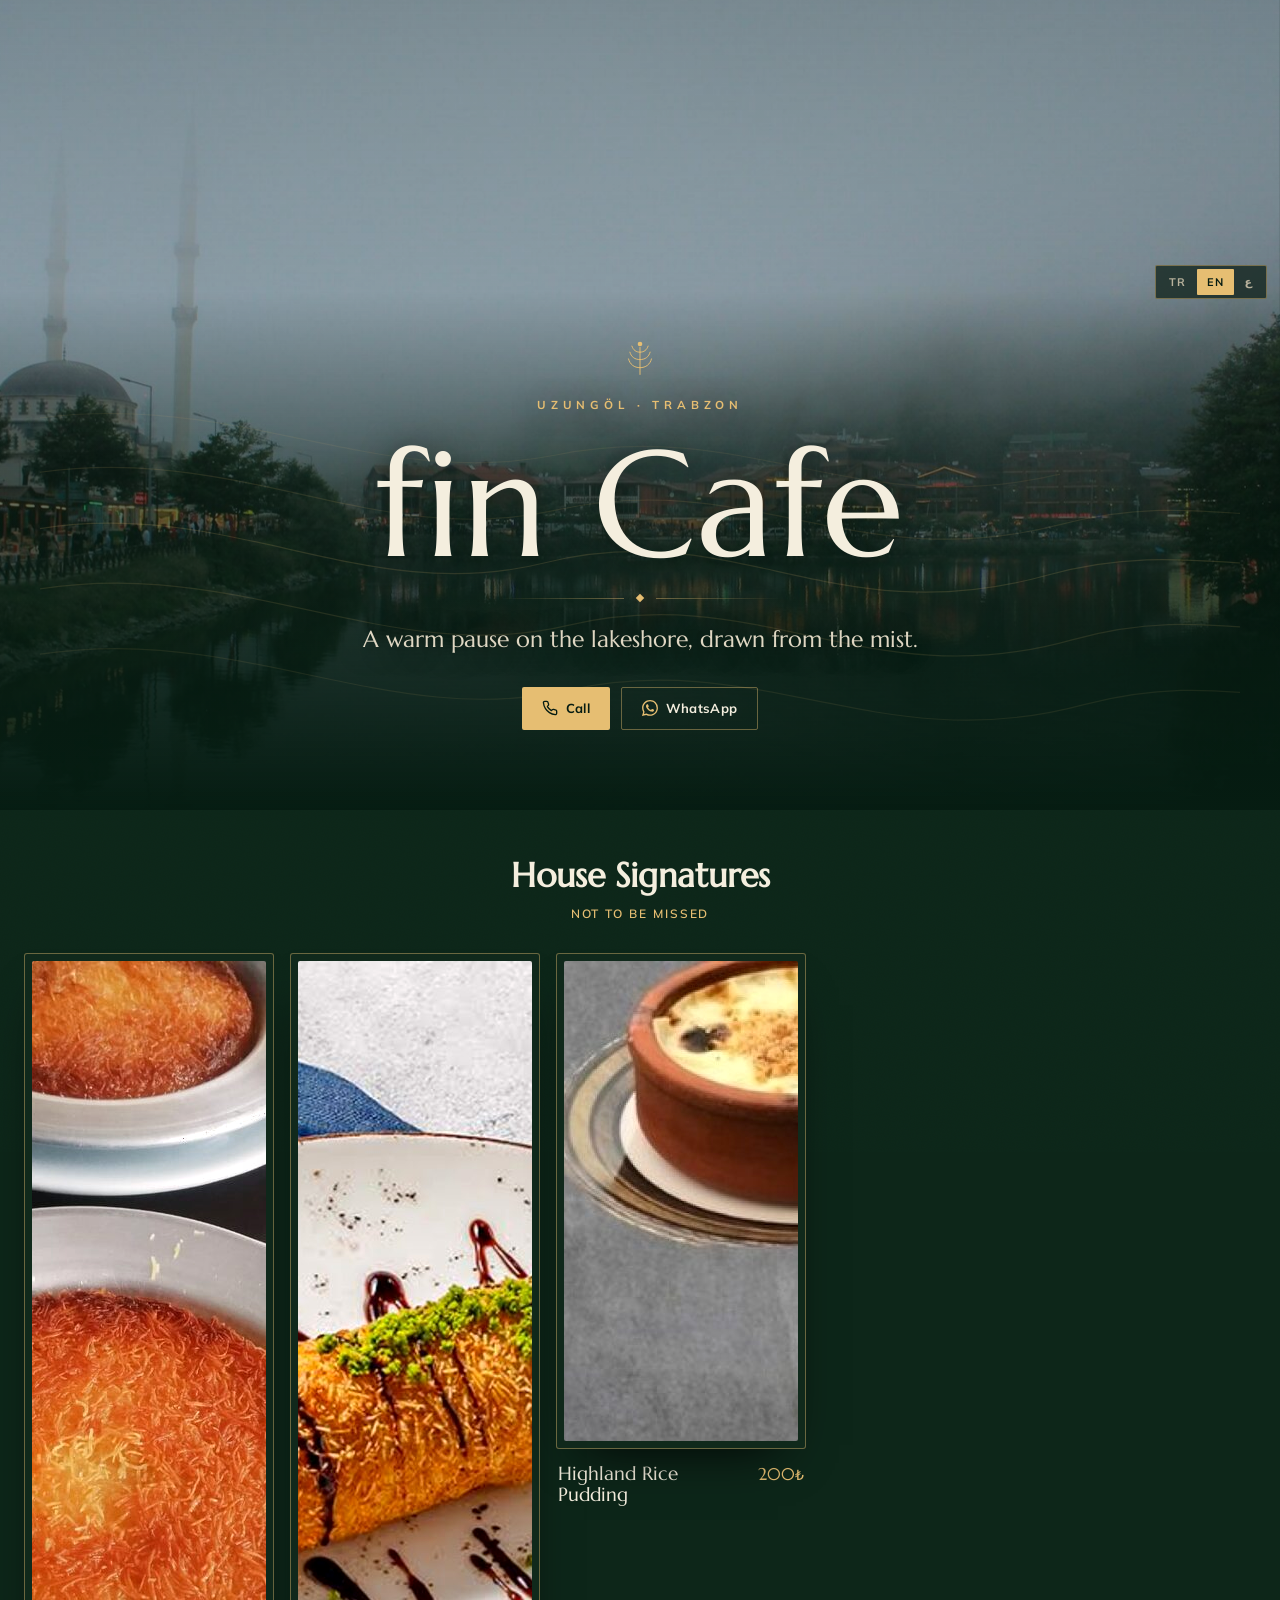
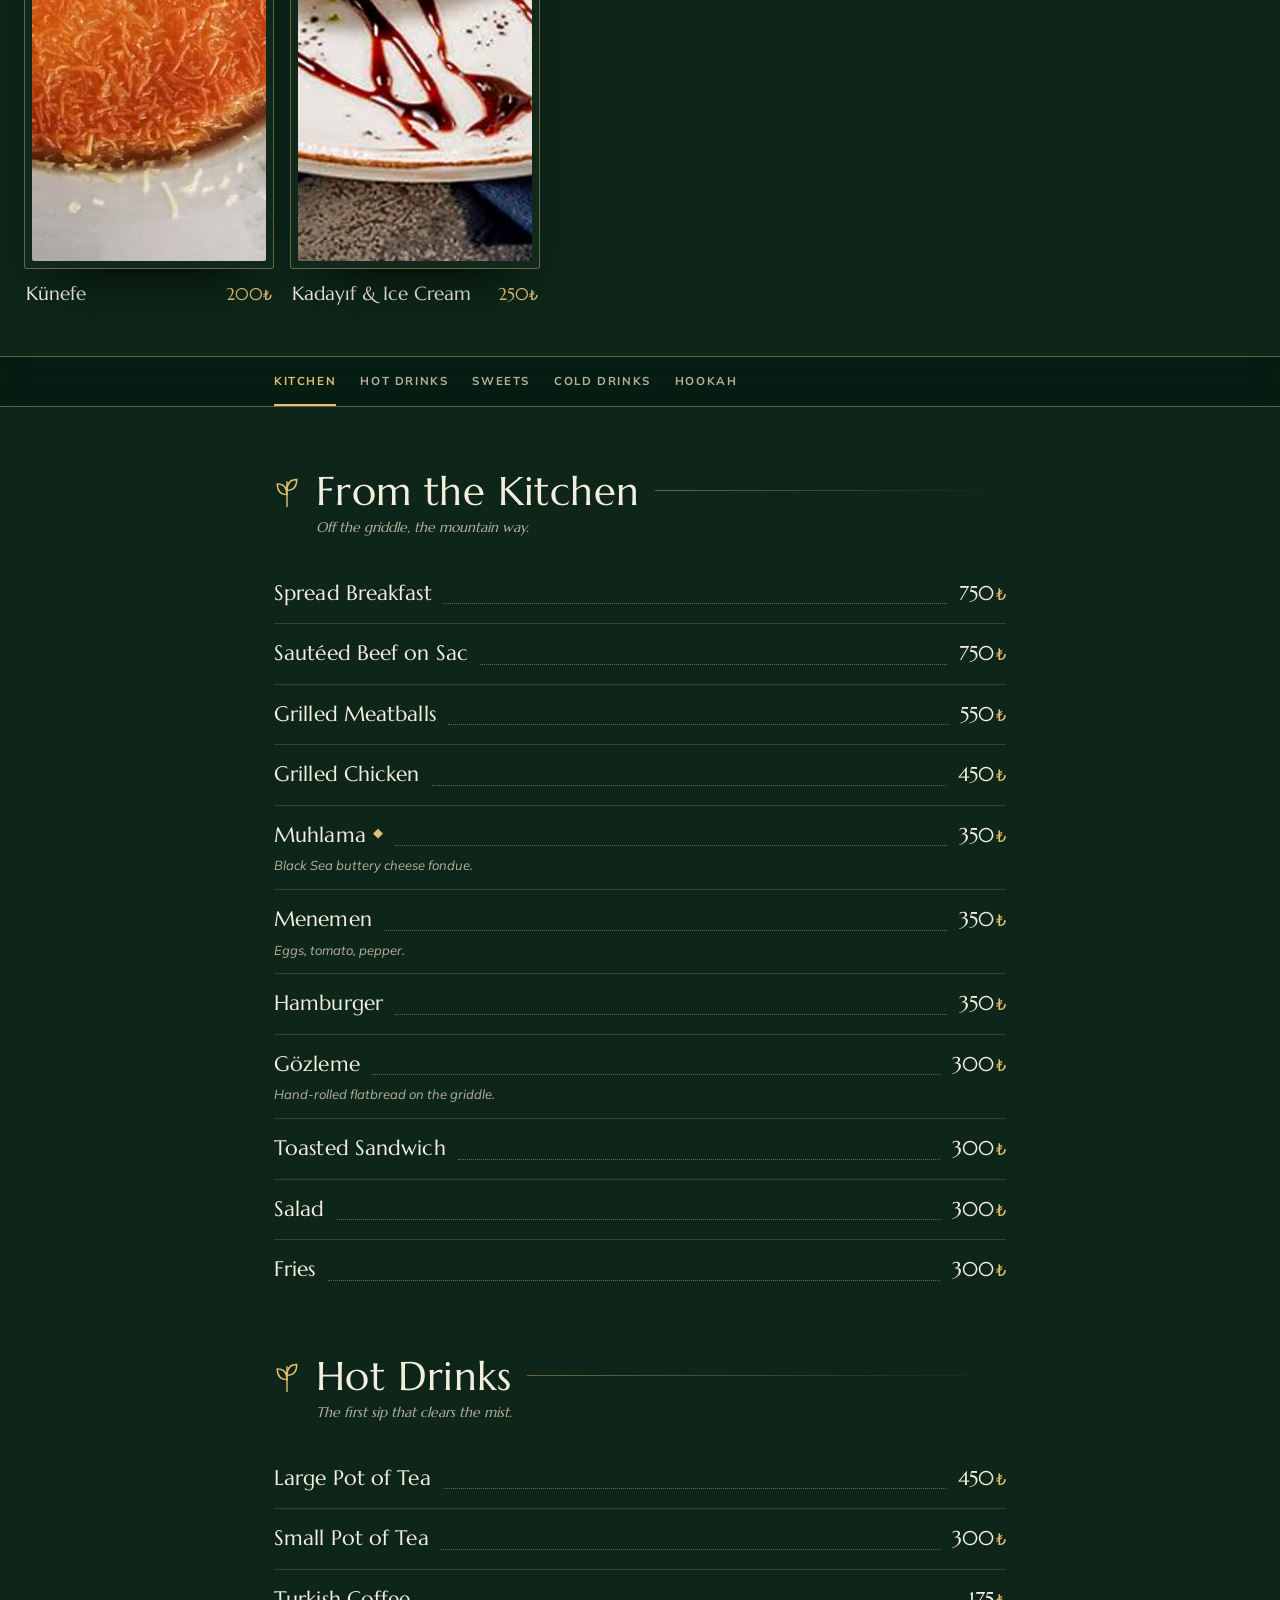
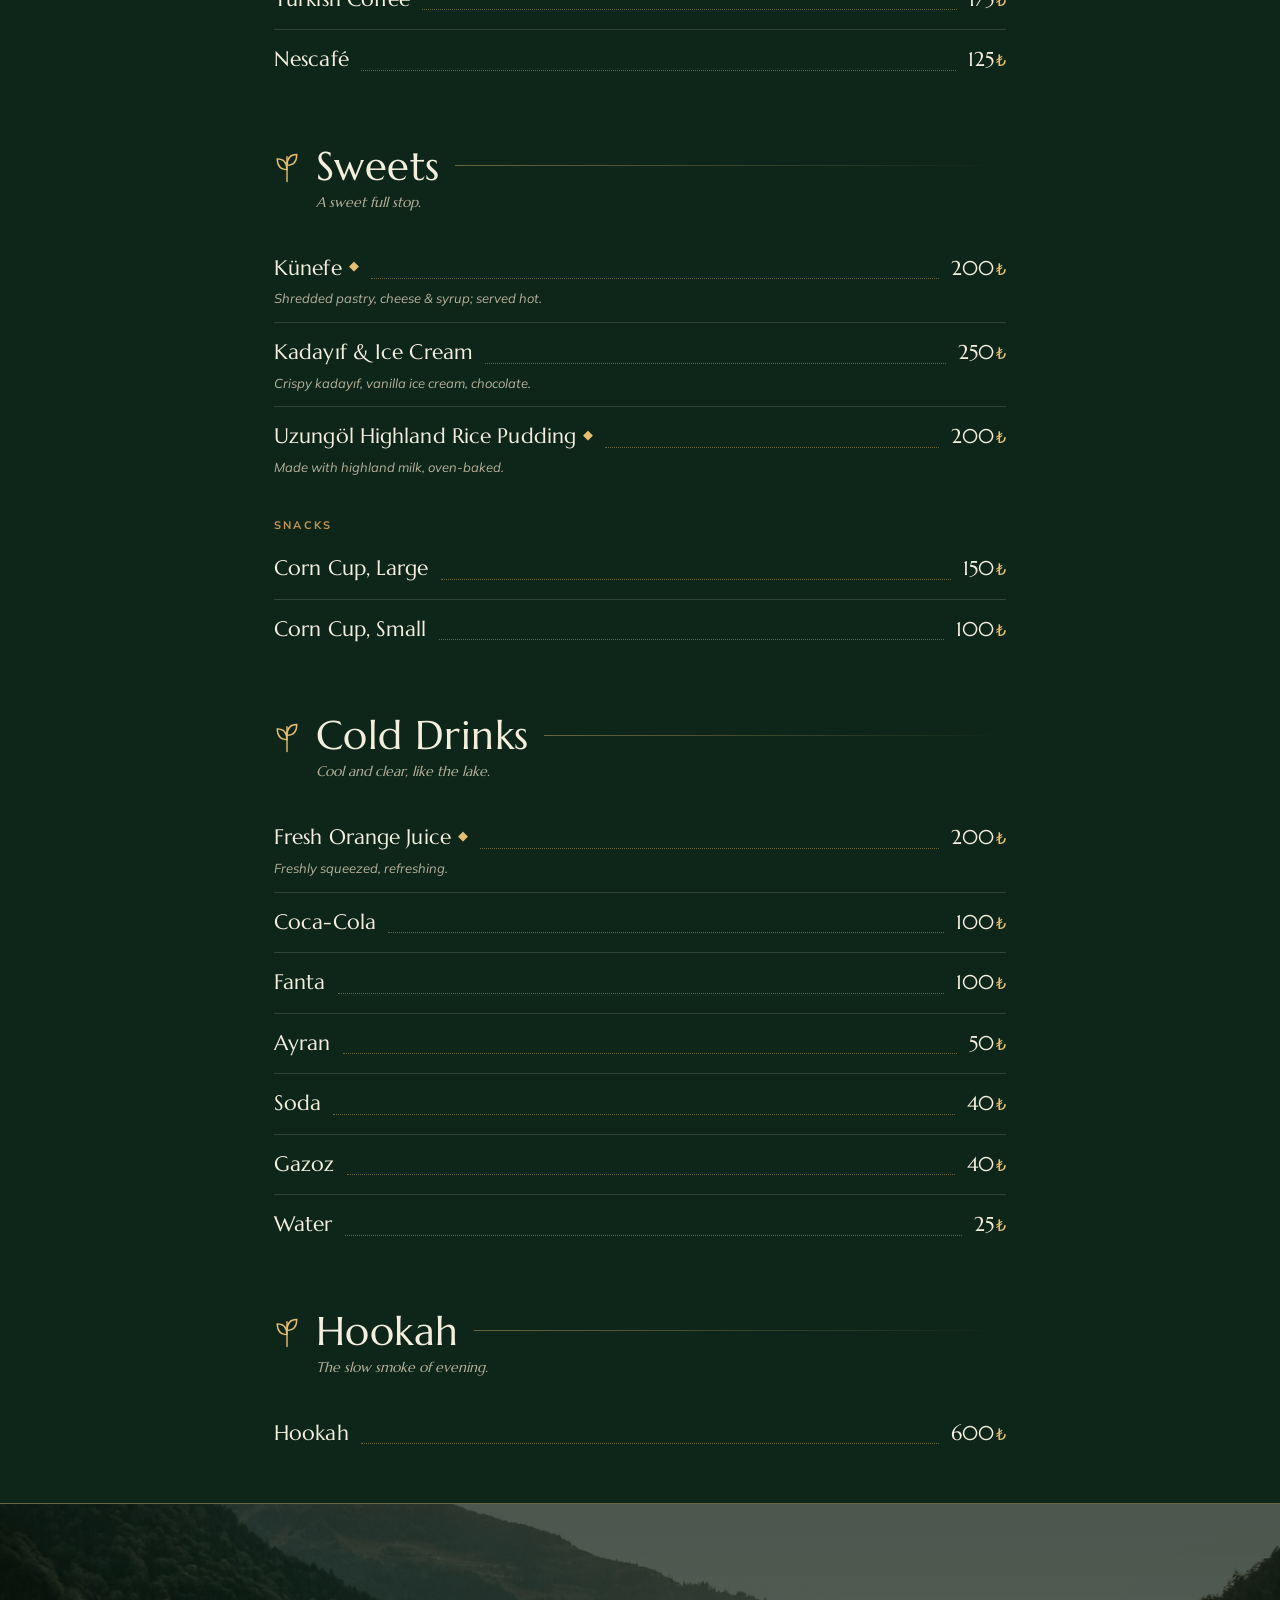
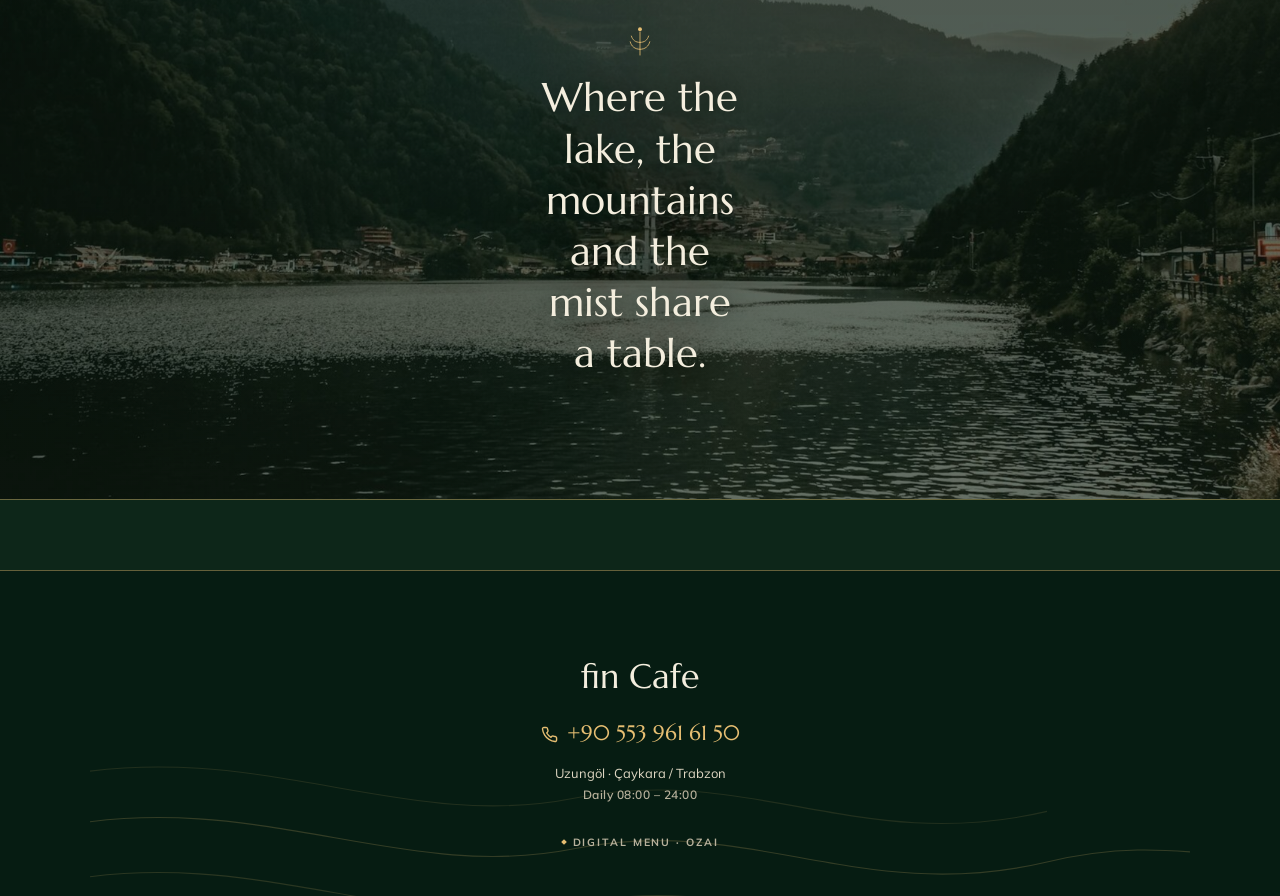
<file: index.html>
<!doctype html>
<html lang="tr" dir="ltr">
<head>
<meta charset="utf-8">
<meta name="viewport" content="width=device-width, initial-scale=1, viewport-fit=cover">

<title>fin Cafe Uzungöl — Menü | Göl Manzaralı Kahvaltı, Künefe &amp; Kahve</title>
<meta name="description" content="Uzungöl'ün kıyısında fin Cafe. Serpme kahvaltı, mıhlama, künefe, taze kahve ve nargile. Göl manzaralı dijital menü, Çaykara / Trabzon. TR · EN · العربية.">
<meta name="keywords" content="Uzungöl kafe, Uzungöl kahvaltı, Uzungöl serpme kahvaltı, Uzungöl manzaralı kahvaltı, Uzungöl künefe, Uzungöl restoran, Çaykara kafe, Trabzon Uzungöl yeme içme, fin Cafe Uzungöl, Uzungöl nargile">
<meta name="author" content="fin Cafe">
<meta name="robots" content="index, follow, max-image-preview:large, max-snippet:-1, max-video-preview:-1">
<meta name="googlebot" content="index, follow">
<link rel="canonical" href="https://ozzaii.github.io/FIN-Cafe-Menu/">
<meta name="theme-color" content="#16271f">
<meta name="color-scheme" content="dark">

<meta name="geo.region" content="TR-61">
<meta name="geo.placename" content="Uzungöl, Çaykara, Trabzon">
<meta name="geo.position" content="40.6206;40.2869">
<meta name="ICBM" content="40.6206, 40.2869">

<meta property="og:type" content="restaurant.menu">
<meta property="og:site_name" content="fin Cafe">
<meta property="og:title" content="fin Cafe Uzungöl — Menü">
<meta property="og:description" content="Serpme kahvaltı, mıhlama, künefe, kahve ve nargile. Uzungöl'ün kıyısında, göl manzaralı.">
<meta property="og:url" content="https://ozzaii.github.io/FIN-Cafe-Menu/">
<meta property="og:image" content="https://ozzaii.github.io/FIN-Cafe-Menu/img/kunefe.jpg">
<meta property="og:image:alt" content="fin Cafe — Uzungöl">
<meta property="og:image:width" content="900">
<meta property="og:image:height" content="900">
<meta property="og:locale" content="tr_TR">
<meta property="og:locale:alternate" content="en_US">
<meta property="og:locale:alternate" content="ar_AR">

<meta name="twitter:card" content="summary_large_image">
<meta name="twitter:title" content="fin Cafe Uzungöl — Menü">
<meta name="twitter:description" content="Serpme kahvaltı, mıhlama, künefe, kahve ve nargile. Uzungöl'ün kıyısında.">
<meta name="twitter:image" content="https://ozzaii.github.io/FIN-Cafe-Menu/img/kunefe.jpg">

<meta name="apple-mobile-web-app-capable" content="yes">
<meta name="apple-mobile-web-app-status-bar-style" content="black-translucent">
<meta name="apple-mobile-web-app-title" content="fin Cafe">

<link rel="icon" href="data:image/svg+xml,%3Csvg xmlns='http://www.w3.org/2000/svg' viewBox='0 0 32 32'%3E%3Crect width='32' height='32' rx='7' fill='%2316271f'/%3E%3Cpath d='M8 13h13v6a4 4 0 0 1-4 4h-5a4 4 0 0 1-4-4z' fill='none' stroke='%23cda85e' stroke-width='2'/%3E%3Cpath d='M21 14h2.5a2.5 2.5 0 0 1 0 5H21' fill='none' stroke='%23cda85e' stroke-width='2'/%3E%3Cpath d='M11 6c-1 1.4 0 2.6 0 4M15 5c-1 1.6 0 2.8 0 4.4' stroke='%23cda85e' stroke-width='1.6' stroke-linecap='round' opacity='.85'/%3E%3C/svg%3E">

<link rel="preconnect" href="https://fonts.googleapis.com">
<link rel="preconnect" href="https://fonts.gstatic.com" crossorigin>
<link href="https://fonts.googleapis.com/css2?family=Marcellus&family=Mulish:ital,wght@0,400;0,500;0,600;0,700;1,400;1,500&family=Markazi+Text:wght@400;500;600&display=swap" rel="stylesheet">
<link rel="preload" as="image" href="img/hero-uzungol.jpg">

<script type="application/ld+json">
{
  "@context": "https://schema.org",
  "@type": "CafeOrCoffeeShop",
  "name": "fin Cafe",
  "telephone": "+905539616150",
  "description": "Uzungöl'ün kıyısında göl manzaralı kafe. Serpme kahvaltı, mıhlama, künefe, taze kahve ve nargile.",
  "url": "https://ozzaii.github.io/FIN-Cafe-Menu/",
  "image": [
    "https://ozzaii.github.io/FIN-Cafe-Menu/img/kunefe.jpg",
    "https://ozzaii.github.io/FIN-Cafe-Menu/img/fistik_ruyasi.jpg",
    "https://ozzaii.github.io/FIN-Cafe-Menu/img/kadayif.jpg"
  ],
  "servesCuisine": ["Turkish", "Black Sea", "Breakfast", "Cafe", "Desserts"],
  "priceRange": "₺₺",
  "currenciesAccepted": "TRY",
  "acceptsReservations": "True",
  "address": {
    "@type": "PostalAddress",
    "streetAddress": "Uzungöl",
    "addressLocality": "Çaykara",
    "addressRegion": "Trabzon",
    "postalCode": "61960",
    "addressCountry": "TR"
  },
  "geo": { "@type": "GeoCoordinates", "latitude": 40.6206, "longitude": 40.2869 },
  "areaServed": "Uzungöl, Çaykara, Trabzon",
  "openingHoursSpecification": [{
    "@type": "OpeningHoursSpecification",
    "dayOfWeek": ["Monday","Tuesday","Wednesday","Thursday","Friday","Saturday","Sunday"],
    "opens": "08:00", "closes": "24:00"
  }],
  "hasMenu": {
    "@type": "Menu",
    "name": "fin Cafe Menü",
    "inLanguage": ["tr","en","ar"],
    "hasMenuSection": [
      {
        "@type": "MenuSection", "name": "Mutfaktan",
        "hasMenuItem": [
          {"@type":"MenuItem","name":"Serpme Kahvaltı","offers":{"@type":"Offer","price":"750","priceCurrency":"TRY"}},
          {"@type":"MenuItem","name":"Sac Kavurma","offers":{"@type":"Offer","price":"750","priceCurrency":"TRY"}},
          {"@type":"MenuItem","name":"Köfte","offers":{"@type":"Offer","price":"550","priceCurrency":"TRY"}},
          {"@type":"MenuItem","name":"Tavuk Izgara","offers":{"@type":"Offer","price":"450","priceCurrency":"TRY"}},
          {"@type":"MenuItem","name":"Mıhlama","description":"Karadeniz'in tereyağlı peynir fondüsü.","offers":{"@type":"Offer","price":"350","priceCurrency":"TRY"}},
          {"@type":"MenuItem","name":"Menemen","offers":{"@type":"Offer","price":"350","priceCurrency":"TRY"}},
          {"@type":"MenuItem","name":"Hamburger","offers":{"@type":"Offer","price":"350","priceCurrency":"TRY"}},
          {"@type":"MenuItem","name":"Gözleme","offers":{"@type":"Offer","price":"300","priceCurrency":"TRY"}},
          {"@type":"MenuItem","name":"Tost","offers":{"@type":"Offer","price":"300","priceCurrency":"TRY"}},
          {"@type":"MenuItem","name":"Salata","offers":{"@type":"Offer","price":"300","priceCurrency":"TRY"}},
          {"@type":"MenuItem","name":"Cips","offers":{"@type":"Offer","price":"300","priceCurrency":"TRY"}}
        ]
      },
      {
        "@type": "MenuSection", "name": "Sıcak İçecekler",
        "hasMenuItem": [
          {"@type":"MenuItem","name":"Büyük Demlik Çay","offers":{"@type":"Offer","price":"450","priceCurrency":"TRY"}},
          {"@type":"MenuItem","name":"Küçük Demlik Çay","offers":{"@type":"Offer","price":"300","priceCurrency":"TRY"}},
          {"@type":"MenuItem","name":"Türk Kahvesi","offers":{"@type":"Offer","price":"175","priceCurrency":"TRY"}},
          {"@type":"MenuItem","name":"Nescafe","offers":{"@type":"Offer","price":"125","priceCurrency":"TRY"}}
        ]
      },
      {
        "@type": "MenuSection", "name": "Tatlılar",
        "hasMenuItem": [
          {"@type":"MenuItem","name":"Künefe","description":"Közde kadayıf, peynir ve şerbet; sıcacık.","offers":{"@type":"Offer","price":"200","priceCurrency":"TRY"}},
          {"@type":"MenuItem","name":"Dondurmalı Kadayıf","description":"Çıtır kadayıf, sade dondurma, çikolata.","offers":{"@type":"Offer","price":"250","priceCurrency":"TRY"}},
          {"@type":"MenuItem","name":"Uzungöl Yayla Sütlâcı","description":"Yayla sütüyle, fırında.","offers":{"@type":"Offer","price":"200","priceCurrency":"TRY"}},
          {"@type":"MenuItem","name":"Büyük Bardakta Mısır","offers":{"@type":"Offer","price":"150","priceCurrency":"TRY"}},
          {"@type":"MenuItem","name":"Küçük Bardakta Mısır","offers":{"@type":"Offer","price":"100","priceCurrency":"TRY"}}
        ]
      },
      {
        "@type": "MenuSection", "name": "Soğuk İçecekler",
        "hasMenuItem": [
          {"@type":"MenuItem","name":"Taze Sıkma Portakal Suyu","offers":{"@type":"Offer","price":"200","priceCurrency":"TRY"}},
          {"@type":"MenuItem","name":"Coca-Cola","offers":{"@type":"Offer","price":"100","priceCurrency":"TRY"}},
          {"@type":"MenuItem","name":"Fanta","offers":{"@type":"Offer","price":"100","priceCurrency":"TRY"}},
          {"@type":"MenuItem","name":"Ayran","offers":{"@type":"Offer","price":"50","priceCurrency":"TRY"}},
          {"@type":"MenuItem","name":"Soda","offers":{"@type":"Offer","price":"40","priceCurrency":"TRY"}},
          {"@type":"MenuItem","name":"Gazoz","offers":{"@type":"Offer","price":"40","priceCurrency":"TRY"}},
          {"@type":"MenuItem","name":"Su","offers":{"@type":"Offer","price":"25","priceCurrency":"TRY"}}
        ]
      },
      {
        "@type": "MenuSection", "name": "Nargile",
        "hasMenuItem": [
          {"@type":"MenuItem","name":"Nargile","offers":{"@type":"Offer","price":"600","priceCurrency":"TRY"}}
        ]
      }
    ]
  }
}
</script>

<style>
:root{
  --bg:        oklch(0.245 0.040 159);
  --bg-deep:   oklch(0.205 0.036 161);
  --panel:     oklch(0.295 0.042 157);
  --ink:       oklch(0.950 0.022 90);
  --ink-soft:  oklch(0.880 0.028 88);
  --ink-mute:  oklch(0.760 0.030 92);
  --gold:      oklch(0.820 0.105 82);
  --gold-deep: oklch(0.700 0.100 74);
  --line:      oklch(0.95 0.02 90 / 0.15);
  --line-gold: oklch(0.82 0.105 82 / 0.42);
  --serif:"Marcellus","Times New Roman",serif;
  --sans:"Mulish","Helvetica Neue",system-ui,sans-serif;
  --ar:"Markazi Text","Geeza Pro","Noto Naskh Arabic",serif;
  --maxw:780px;
  --x-out:cubic-bezier(0.22,1,0.36,1);
}
*,*::before,*::after{box-sizing:border-box;}
html{-webkit-text-size-adjust:100%;scroll-behavior:smooth;}
body{margin:0;color:var(--ink);
  background:var(--bg);
  font-family:var(--sans);font-size:16px;line-height:1.5;font-weight:400;
  -webkit-font-smoothing:antialiased;-moz-osx-font-smoothing:grayscale;text-rendering:optimizeLegibility;overflow-x:hidden;}
body::before{content:"";position:fixed;inset:0;z-index:0;pointer-events:none;opacity:.05;mix-blend-mode:soft-light;
  background-image:url("data:image/svg+xml,%3Csvg xmlns='http://www.w3.org/2000/svg' width='160' height='160'%3E%3Cfilter id='n'%3E%3CfeTurbulence type='fractalNoise' baseFrequency='0.85' numOctaves='3'/%3E%3C/filter%3E%3Crect width='100%25' height='100%25' filter='url(%23n)'/%3E%3C/svg%3E");}
img{display:block;max-width:100%;}
::selection{background:var(--gold);color:var(--bg-deep);}
.wrap{max-width:var(--maxw);margin:0 auto;position:relative;z-index:1;}

html[lang="tr"] .en,html[lang="tr"] .ar{display:none;}
html[lang="en"] .tr,html[lang="en"] .ar{display:none;}
html[lang="ar"] .tr,html[lang="ar"] .en{display:none;}
html[lang="ar"] body{font-family:var(--ar);}
html[lang="ar"] .serif{font-family:var(--ar);}
html[lang="ar"] .price{direction:ltr;}

/* ===== language toggle ===== */
.lang{position:fixed;top:max(13px,env(safe-area-inset-top));inset-inline-end:13px;z-index:60;
  display:flex;gap:1px;padding:3px;border-radius:2px;background:oklch(0.20 0.03 161 / .7);
  backdrop-filter:blur(10px);-webkit-backdrop-filter:blur(10px);border:1px solid var(--line-gold);}
.lang button{font-family:var(--sans);font-size:11px;font-weight:700;letter-spacing:.08em;
  border:0;background:none;color:var(--ink-mute);cursor:pointer;padding:6px 10px;border-radius:1px;transition:color .2s,background .2s;}
.lang button[aria-pressed="true"]{background:var(--gold);color:var(--bg-deep);}

/* ===== hero ===== */
.hero{position:relative;overflow:hidden;text-align:center;min-height:90svh;min-height:90vh;
  display:flex;flex-direction:column;justify-content:flex-end;padding:clamp(120px,30vw,210px) 24px clamp(46px,11vw,80px);}
.hero-media{position:absolute;inset:0;z-index:0;overflow:hidden;}
.hero-media img{position:absolute;top:-9%;left:0;width:100%;height:118%;object-fit:cover;object-position:50% 42%;will-change:transform;}
.hero-scrim{position:absolute;inset:0;z-index:1;background:linear-gradient(180deg,oklch(0.16 0.03 161 / .40) 0%,oklch(0.18 0.032 161 / .26) 36%,oklch(0.205 0.036 161 / .84) 80%,var(--bg-deep) 100%);}
.hero .contours{position:absolute;left:50%;bottom:-5%;transform:translateX(-50%);width:min(165%,1200px);height:auto;opacity:.30;color:var(--gold);pointer-events:none;z-index:2;}
.hero-in{position:relative;z-index:3;animation:rise 1s var(--x-out) both;}
.hero .brand,.hero .tagline,.hero .eyebrow{text-shadow:0 2px 28px oklch(0.15 0.03 161 / .65);}
.sprig{display:block;margin:0 auto 20px;width:54px;height:auto;color:var(--gold);}
.eyebrow{font-family:var(--sans);font-size:11.5px;font-weight:700;letter-spacing:.42em;text-transform:uppercase;color:var(--gold);margin:0 0 22px;}
html[lang="ar"] .eyebrow{letter-spacing:.12em;font-family:var(--ar);font-weight:600;}
.brand{font-family:var(--serif);font-weight:400;font-size:clamp(66px,21vw,150px);line-height:.92;margin:0;color:var(--ink);letter-spacing:.005em;}
.brand .amp{color:var(--gold);}
.rule-orn{display:flex;align-items:center;justify-content:center;gap:13px;margin:22px auto 0;max-width:280px;color:var(--gold);}
.rule-orn::before,.rule-orn::after{content:"";height:1px;flex:1;background:linear-gradient(90deg,transparent,var(--line-gold));}
.rule-orn::after{background:linear-gradient(90deg,var(--line-gold),transparent);}
.rule-orn .dia{width:6px;height:6px;transform:rotate(45deg);background:var(--gold);flex:none;}
.tagline{font-family:var(--serif);font-size:clamp(17px,4.8vw,23px);color:var(--ink-soft);margin:22px auto 0;max-width:30ch;line-height:1.45;font-style:normal;}
html[lang="ar"] .tagline{font-family:var(--ar);}
.place{font-family:var(--sans);font-size:12.5px;font-weight:600;letter-spacing:.16em;text-transform:uppercase;color:var(--ink-mute);margin:16px 0 0;}
html[lang="ar"] .place{letter-spacing:.04em;text-transform:none;font-family:var(--ar);}

.actions{display:flex;justify-content:center;gap:11px;margin-top:30px;flex-wrap:wrap;}
.actions a{display:inline-flex;align-items:center;gap:8px;text-decoration:none;font-family:var(--sans);font-size:13px;font-weight:700;
  letter-spacing:.02em;padding:11px 20px;border-radius:2px;transition:transform .25s var(--x-out),background .25s,color .25s,border-color .25s;}
.actions a svg{width:16px;height:16px;flex:none;}
.actions .call{background:var(--gold);color:var(--bg-deep);}
.actions .wa{background:transparent;color:var(--ink);border:1px solid var(--line-gold);}
.actions .wa svg{color:var(--gold);}
@media(hover:hover){.actions a:hover{transform:translateY(-2px);}.actions .wa:hover{border-color:var(--gold);}}

/* ===== signatures ===== */
.sigs{padding:clamp(20px,6vw,40px) 0 8px;}
.sec-kicker{font-family:var(--serif);font-size:clamp(24px,6vw,34px);color:var(--ink);text-align:center;margin:0 0 4px;}
html[lang="ar"] .sec-kicker{font-family:var(--ar);}
.sec-sub{font-family:var(--sans);font-size:12px;font-weight:600;letter-spacing:.16em;text-transform:uppercase;color:var(--gold);text-align:center;margin:0 0 26px;}
html[lang="ar"] .sec-sub{letter-spacing:.04em;text-transform:none;font-family:var(--ar);}
.sig-rail{display:flex;gap:16px;overflow-x:auto;scroll-snap-type:x mandatory;padding:4px 24px 22px;scrollbar-width:none;-ms-overflow-style:none;}
.sig-rail::-webkit-scrollbar{display:none;}
.sig{flex:0 0 auto;width:min(74vw,250px);scroll-snap-align:center;margin:0;}
.sig .frame{position:relative;border:1px solid var(--line-gold);padding:7px;border-radius:3px;background:oklch(0.27 0.04 158 / .5);
  box-shadow:0 24px 50px -28px #000;}
.sig img{width:100%;aspect-ratio:4/5;object-fit:cover;border-radius:2px;display:block;filter:saturate(1.04) contrast(1.03);}
.sig figcaption{display:flex;align-items:baseline;justify-content:space-between;gap:10px;margin-top:13px;padding:0 2px;}
.sig .nm{font-family:var(--serif);font-size:19px;color:var(--ink);line-height:1.1;}
html[lang="ar"] .sig .nm{font-family:var(--ar);}
.sig .pr{font-family:var(--serif);font-size:17px;color:var(--gold);white-space:nowrap;}

/* ===== sticky category nav ===== */
.nav{position:sticky;top:0;z-index:50;background:oklch(0.205 0.036 161 / .82);
  backdrop-filter:blur(14px) saturate(1.2);-webkit-backdrop-filter:blur(14px) saturate(1.2);border-top:1px solid var(--line-gold);border-bottom:1px solid var(--line-gold);margin-top:18px;}
.nav-in{display:flex;gap:24px;max-width:var(--maxw);margin:0 auto;padding:0 24px;overflow-x:auto;scrollbar-width:none;-ms-overflow-style:none;scroll-snap-type:x proximity;}
.nav-in::-webkit-scrollbar{display:none;}
.nav a{flex:none;scroll-snap-align:center;white-space:nowrap;text-decoration:none;font-family:var(--sans);
  font-size:11.5px;font-weight:700;letter-spacing:.14em;text-transform:uppercase;color:var(--ink-mute);
  padding:15px 0;border-bottom:2px solid transparent;transition:color .2s,border-color .2s;}
.nav a.active{color:var(--gold);border-bottom-color:var(--gold);}
html[lang="ar"] .nav a{letter-spacing:.02em;text-transform:none;font-family:var(--ar);font-size:14px;}

/* ===== menu ===== */
main{padding:8px 24px calc(40px + env(safe-area-inset-bottom));}
.cat{padding:clamp(36px,8vw,56px) 0 0;scroll-margin-top:58px;}
.cat-head{display:flex;align-items:center;gap:16px;margin:0 0 6px;}
.cat-head .leaf{width:26px;height:auto;color:var(--gold);flex:none;}
.cat-head h2{font-family:var(--serif);font-size:clamp(28px,7vw,40px);font-weight:400;margin:0;color:var(--ink);line-height:1;letter-spacing:.01em;}
html[lang="ar"] .cat-head h2{font-family:var(--ar);}
.cat-head .hr{flex:1;height:1px;background:linear-gradient(90deg,var(--line-gold),transparent);}
.cat-note{font-family:var(--serif);font-style:italic;font-size:14px;color:var(--ink-mute);margin:0 0 26px;padding-inline-start:42px;}
html[lang="ar"] .cat-note{font-family:var(--ar);font-style:normal;padding-inline-start:42px;}

.rows{list-style:none;margin:0;padding:0;}
.row{padding:14px 0;border-bottom:1px solid var(--line);}
.row:last-child{border-bottom:0;}
.row-main{display:flex;align-items:baseline;gap:12px;}
.row-name{font-family:var(--serif);font-size:clamp(18px,4.6vw,21px);color:var(--ink);letter-spacing:.005em;}
html[lang="ar"] .row-name{font-family:var(--ar);}
.row-name .star{color:var(--gold);font-size:.6em;vertical-align:.35em;margin-inline-start:7px;}
.row-dots{flex:1;align-self:flex-end;margin-bottom:5px;border-bottom:1px dotted var(--line-gold);min-width:18px;}
.row-price{font-family:var(--serif);font-size:clamp(17px,4.4vw,20px);color:var(--ink);white-space:nowrap;}
.row-price i{font-style:normal;color:var(--gold);font-size:.78em;margin-inline-start:2px;}
.row-desc{font-family:var(--sans);font-style:italic;font-size:13px;color:var(--ink-mute);margin:5px 0 0;max-width:54ch;line-height:1.45;}
html[lang="ar"] .row-desc{font-style:normal;font-size:14px;}
.subhead{font-family:var(--sans);font-size:11px;font-weight:700;letter-spacing:.2em;text-transform:uppercase;color:var(--gold-deep);margin:26px 0 6px;}
html[lang="ar"] .subhead{letter-spacing:.04em;text-transform:none;font-family:var(--ar);}

/* ===== footer ===== */
footer{position:relative;overflow:hidden;text-align:center;padding:clamp(50px,12vw,80px) 24px calc(46px + env(safe-area-inset-bottom));margin-top:clamp(40px,9vw,70px);
  border-top:1px solid var(--line-gold);background:var(--bg-deep);}
footer .contours{position:absolute;left:50%;bottom:-30%;transform:translateX(-50%);width:min(160%,1100px);opacity:.4;color:var(--gold);pointer-events:none;}
.foot-in{position:relative;z-index:2;}
.f-brand{font-family:var(--serif);font-size:34px;color:var(--ink);margin:0 0 16px;}
.f-call{display:inline-flex;align-items:center;gap:9px;font-family:var(--serif);font-size:21px;color:var(--gold);text-decoration:none;direction:ltr;}
.f-call svg{width:17px;height:17px;}
.f-line{font-family:var(--sans);font-size:13px;color:var(--ink-soft);margin:14px 0 3px;}
.f-hours{font-family:var(--sans);font-size:12px;font-weight:600;letter-spacing:.04em;color:var(--ink-mute);margin:0 0 22px;}
.f-credit{display:inline-flex;align-items:center;gap:7px;font-family:var(--sans);font-size:10.5px;font-weight:700;letter-spacing:.18em;
  text-transform:uppercase;color:var(--ink-mute);text-decoration:none;transition:color .2s;}
.f-credit:hover{color:var(--gold);}
.f-credit .dia{width:4px;height:4px;transform:rotate(45deg);background:var(--gold);}
html[lang="ar"] .f-line,html[lang="ar"] .f-hours,html[lang="ar"] .f-credit{font-family:var(--ar);letter-spacing:.02em;text-transform:none;}

/* ===== nature interlude band ===== */
.interlude{position:relative;overflow:hidden;min-height:48vh;display:flex;align-items:center;justify-content:center;text-align:center;padding:clamp(64px,15vw,120px) 24px;border-top:1px solid var(--line-gold);border-bottom:1px solid var(--line-gold);}
.interlude img{position:absolute;top:-12%;left:0;width:100%;height:124%;object-fit:cover;object-position:50% 46%;z-index:0;will-change:transform;}
.interlude .scrim{position:absolute;inset:0;z-index:1;background:linear-gradient(180deg,oklch(0.17 0.03 161 / .64),oklch(0.20 0.035 161 / .52));}
.interlude .q{position:relative;z-index:2;max-width:20ch;margin:0 auto;}
.interlude .q .sprig{margin:0 auto 16px;width:46px;}
.interlude .q p{font-family:var(--serif);font-size:clamp(23px,5.8vw,40px);color:var(--ink);margin:0;line-height:1.28;text-shadow:0 2px 26px oklch(0.15 0.03 161 / .75);}
html[lang="ar"] .interlude .q p{font-family:var(--ar);}

/* ===== reveal ===== */
.reveal{opacity:0;transform:translateY(26px);transition:opacity .85s var(--x-out),transform .85s var(--x-out);transition-delay:var(--d,0s);}
.reveal.in{opacity:1;transform:none;}
.sig-rail .sig:nth-child(1){--d:.04s}.sig-rail .sig:nth-child(2){--d:.12s}.sig-rail .sig:nth-child(3){--d:.20s}.sig-rail .sig:nth-child(4){--d:.28s}

@keyframes rise{from{opacity:0;transform:translateY(22px);}to{opacity:1;transform:none;}}
@media (prefers-reduced-motion:reduce){html{scroll-behavior:auto;}.hero-in{animation:none;}.actions a{transition:none;}
  .reveal{opacity:1!important;transform:none!important;transition:none;}.hero-media img,.interlude img{transform:none!important;}}
</style>
</head>
<body>

<nav class="lang" aria-label="Dil / Language / اللغة">
  <button type="button" data-lang="tr" aria-pressed="true">TR</button>
  <button type="button" data-lang="en" aria-pressed="false">EN</button>
  <button type="button" data-lang="ar" aria-pressed="false">ع</button>
</nav>

<header class="hero">
  <div class="hero-media" aria-hidden="true">
    <img src="img/hero-uzungol.jpg" alt="Uzungöl gölü, alacakaranlıkta sisin içinden" width="2000" height="1124" fetchpriority="high">
    <div class="hero-scrim"></div>
  </div>
  <svg class="contours" viewBox="0 0 1000 560" fill="none" stroke="currentColor" stroke-width="1" aria-hidden="true">
    <path d="M-40 300C140 250 260 360 420 320 580 280 660 380 840 330 940 302 1010 330 1060 318" opacity=".5"/>
    <path d="M-40 350C150 300 280 410 440 372 600 334 690 432 860 384 960 356 1020 384 1060 372" opacity=".4"/>
    <path d="M-40 252C150 206 270 312 430 276 590 240 680 332 850 288 950 262 1015 288 1060 278" opacity=".38"/>
    <path d="M-40 404C150 356 280 462 440 426 600 390 700 484 870 438 970 412 1025 438 1060 428" opacity=".3"/>
    <path d="M-40 206C150 164 270 262 430 230 590 198 680 286 850 246" opacity=".26"/>
  </svg>
  <div class="hero-in">
    <svg class="sprig" viewBox="0 0 80 56" fill="none" stroke="currentColor" stroke-width="1.4" stroke-linecap="round" aria-hidden="true">
      <path d="M40 54V14"/><path d="M40 44c-9 0-15-5-17-13M40 44c9 0 15-5 17-13"/><path d="M40 32c-8 0-13-4-15-11M40 32c8 0 13-4 15-11"/><path d="M40 21c-6 0-10-3-12-9M40 21c6 0 10-3 12-9"/><circle cx="40" cy="9" r="3.4" fill="currentColor" stroke="none"/>
    </svg>
    <p class="eyebrow"><span class="tr">Uzungöl · Trabzon</span><span class="en">Uzungöl · Trabzon</span><span class="ar">أوزنجول · طرابزون</span></p>
    <h1 class="brand serif">fin Cafe</h1>
    <div class="rule-orn" aria-hidden="true"><span class="dia"></span></div>
    <p class="tagline serif"><span class="tr">Gölün kıyısında, sisin içinden sıcak bir mola.</span><span class="en">A warm pause on the lakeshore, drawn from the mist.</span><span class="ar">استراحة دافئة على ضفة البحيرة، من قلب الضباب.</span></p>
    <div class="actions">
      <a class="call" href="tel:+905539616150"><svg viewBox="0 0 24 24" fill="none" stroke="currentColor" stroke-width="2" stroke-linecap="round" stroke-linejoin="round"><path d="M22 16.92v3a2 2 0 0 1-2.18 2 19.79 19.79 0 0 1-8.63-3.07 19.5 19.5 0 0 1-6-6 19.79 19.79 0 0 1-3.07-8.67A2 2 0 0 1 4.11 2h3a2 2 0 0 1 2 1.72c.13.81.36 1.6.7 2.35a2 2 0 0 1-.45 2.11L8.09 9.91a16 16 0 0 0 6 6l1.27-1.27a2 2 0 0 1 2.11-.45c.75.34 1.54.57 2.35.7A2 2 0 0 1 22 16.92z"/></svg><span class="tr">Ara</span><span class="en">Call</span><span class="ar">اتصل</span></a>
      <a class="wa" href="https://wa.me/905539616150" target="_blank" rel="noopener"><svg viewBox="0 0 24 24" fill="currentColor"><path d="M17.472 14.382c-.297-.149-1.758-.867-2.03-.967-.273-.099-.471-.148-.67.15-.197.297-.767.966-.94 1.164-.173.199-.347.223-.644.075-.297-.15-1.255-.463-2.39-1.475-.883-.788-1.48-1.761-1.653-2.059-.173-.297-.018-.458.13-.606.134-.133.298-.347.446-.52.149-.174.198-.298.298-.497.099-.198.05-.371-.025-.52-.075-.149-.669-1.612-.916-2.207-.242-.579-.487-.5-.669-.51l-.57-.01c-.198 0-.52.074-.792.372-.272.297-1.04 1.016-1.04 2.479 0 1.462 1.065 2.875 1.213 3.074.149.198 2.096 3.2 5.077 4.487.709.306 1.262.489 1.694.625.712.227 1.36.195 1.872.118.571-.085 1.758-.719 2.006-1.413.248-.694.248-1.289.173-1.413-.074-.124-.272-.198-.57-.347m-5.421 7.403h-.004a9.87 9.87 0 0 1-5.031-1.378l-.361-.214-3.741.982.998-3.648-.235-.374a9.86 9.86 0 0 1-1.51-5.26c.001-5.45 4.436-9.884 9.888-9.884 2.64 0 5.122 1.03 6.988 2.898a9.825 9.825 0 0 1 2.893 6.994c-.003 5.45-4.437 9.885-9.885 9.885M20.52 3.449C18.24 1.245 15.24 0 12.045 0 5.463 0 .104 5.334.101 11.892c0 2.096.549 4.142 1.595 5.945L0 24l6.305-1.654a11.882 11.882 0 0 0 5.683 1.448h.005c6.585 0 11.946-5.335 11.949-11.893a11.821 11.821 0 0 0-3.487-8.453"/></svg>WhatsApp</a>
    </div>
  </div>
</header>

<!-- ===== SIGNATURES ===== -->
<section class="sigs" aria-label="İmza lezzetler">
  <h2 class="sec-kicker serif"><span class="tr">Buranın İmzası</span><span class="en">House Signatures</span><span class="ar">توقيع المكان</span></h2>
  <p class="sec-sub"><span class="tr">Mutlaka tadılmalı</span><span class="en">Not to be missed</span><span class="ar">لا يُفوّت</span></p>
  <div class="sig-rail">
    <figure class="sig reveal"><div class="frame"><img src="img/kunefe.jpg" alt="Künefe, közde, sıcak servis" loading="lazy" decoding="async" width="900" height="900"></div><figcaption><span class="nm serif"><span class="tr">Künefe</span><span class="en">Künefe</span><span class="ar">كنافة</span></span><span class="pr serif">200<span style="font-size:.8em">₺</span></span></figcaption></figure>
    <figure class="sig reveal"><div class="frame"><img src="img/kadayif.jpg" alt="Dondurmalı kadayıf" loading="lazy" decoding="async" width="900" height="900"></div><figcaption><span class="nm serif"><span class="tr">Dondurmalı Kadayıf</span><span class="en">Kadayıf &amp; Ice Cream</span><span class="ar">كنافة بالآيس كريم</span></span><span class="pr serif">250<span style="font-size:.8em">₺</span></span></figcaption></figure>
    <figure class="sig reveal"><div class="frame"><img src="img/sutlac.jpg" alt="Uzungöl yayla sütlâcı" loading="lazy" decoding="async" width="480" height="480"></div><figcaption><span class="nm serif"><span class="tr">Uzungöl Yayla Sütlâcı</span><span class="en">Highland Rice Pudding</span><span class="ar">أرز بالحليب يايلا</span></span><span class="pr serif">200<span style="font-size:.8em">₺</span></span></figcaption></figure>
  </div>
</section>

<nav class="nav" aria-label="Kategoriler">
  <div class="nav-in">
    <a href="#mutfaktan" class="active"><span class="tr">Mutfaktan</span><span class="en">Kitchen</span><span class="ar">المطبخ</span></a>
    <a href="#sicak"><span class="tr">Sıcak İçecekler</span><span class="en">Hot Drinks</span><span class="ar">مشروبات ساخنة</span></a>
    <a href="#tatlilar"><span class="tr">Tatlılar</span><span class="en">Sweets</span><span class="ar">الحلويات</span></a>
    <a href="#soguk"><span class="tr">Soğuk İçecekler</span><span class="en">Cold Drinks</span><span class="ar">مشروبات باردة</span></a>
    <a href="#nargile"><span class="tr">Nargile</span><span class="en">Hookah</span><span class="ar">أركيلة</span></a>
  </div>
</nav>

<main class="wrap">

  <section class="cat reveal" id="mutfaktan">
    <div class="cat-head"><svg class="leaf" viewBox="0 0 24 32" fill="none" stroke="currentColor" stroke-width="1.3" stroke-linecap="round" aria-hidden="true"><path d="M12 31V8"/><path d="M12 20c-6 0-9-4-9-10 6 0 9 4 9 10ZM12 16c6 0 9-4 9-10-6 0-9 4-9 10Z"/></svg><h2 class="serif"><span class="tr">Mutfaktan</span><span class="en">From the Kitchen</span><span class="ar">من المطبخ</span></h2><span class="hr"></span></div>
    <p class="cat-note"><span class="tr">Sacın üstünde, dağ usulü.</span><span class="en">Off the griddle, the mountain way.</span><span class="ar">من الصاج، على الطريقة الجبلية.</span></p>
    <ul class="rows">
      <li class="row"><div class="row-main"><span class="row-name"><span class="tr">Serpme Kahvaltı</span><span class="en">Spread Breakfast</span><span class="ar">فطور مفتوح</span></span><span class="row-dots"></span><span class="row-price">750<i>₺</i></span></div></li>
      <li class="row"><div class="row-main"><span class="row-name"><span class="tr">Sac Kavurma</span><span class="en">Sautéed Beef on Sac</span><span class="ar">صاج كاورما</span></span><span class="row-dots"></span><span class="row-price">750<i>₺</i></span></div></li>
      <li class="row"><div class="row-main"><span class="row-name"><span class="tr">Köfte</span><span class="en">Grilled Meatballs</span><span class="ar">كفتة</span></span><span class="row-dots"></span><span class="row-price">550<i>₺</i></span></div></li>
      <li class="row"><div class="row-main"><span class="row-name"><span class="tr">Tavuk Izgara</span><span class="en">Grilled Chicken</span><span class="ar">دجاج مشوي</span></span><span class="row-dots"></span><span class="row-price">450<i>₺</i></span></div></li>
      <li class="row"><div class="row-main"><span class="row-name"><span class="tr">Mıhlama<span class="star">◆</span></span><span class="en">Muhlama<span class="star">◆</span></span><span class="ar">مُحلمة<span class="star">◆</span></span></span><span class="row-dots"></span><span class="row-price">350<i>₺</i></span></div><p class="row-desc"><span class="tr">Karadeniz'in tereyağlı peynir fondüsü.</span><span class="en">Black Sea buttery cheese fondue.</span><span class="ar">فوندو الجبن بالزبدة على طريقة البحر الأسود.</span></p></li>
      <li class="row"><div class="row-main"><span class="row-name"><span class="tr">Menemen</span><span class="en">Menemen</span><span class="ar">منمن</span></span><span class="row-dots"></span><span class="row-price">350<i>₺</i></span></div><p class="row-desc"><span class="tr">Yumurta, domates, biber.</span><span class="en">Eggs, tomato, pepper.</span><span class="ar">بيض، طماطم، فلفل.</span></p></li>
      <li class="row"><div class="row-main"><span class="row-name"><span class="tr">Hamburger</span><span class="en">Hamburger</span><span class="ar">همبرغر</span></span><span class="row-dots"></span><span class="row-price">350<i>₺</i></span></div></li>
      <li class="row"><div class="row-main"><span class="row-name"><span class="tr">Gözleme</span><span class="en">Gözleme</span><span class="ar">جوزلمة</span></span><span class="row-dots"></span><span class="row-price">300<i>₺</i></span></div><p class="row-desc"><span class="tr">Sacda açılmış el yufkası.</span><span class="en">Hand-rolled flatbread on the griddle.</span><span class="ar">رقائق عجين محضّرة على الصاج.</span></p></li>
      <li class="row"><div class="row-main"><span class="row-name"><span class="tr">Tost</span><span class="en">Toasted Sandwich</span><span class="ar">توست</span></span><span class="row-dots"></span><span class="row-price">300<i>₺</i></span></div></li>
      <li class="row"><div class="row-main"><span class="row-name"><span class="tr">Salata</span><span class="en">Salad</span><span class="ar">سلطة</span></span><span class="row-dots"></span><span class="row-price">300<i>₺</i></span></div></li>
      <li class="row"><div class="row-main"><span class="row-name"><span class="tr">Cips</span><span class="en">Fries</span><span class="ar">بطاطا مقلية</span></span><span class="row-dots"></span><span class="row-price">300<i>₺</i></span></div></li>
    </ul>
  </section>

  <section class="cat reveal" id="sicak">
    <div class="cat-head"><svg class="leaf" viewBox="0 0 24 32" fill="none" stroke="currentColor" stroke-width="1.3" stroke-linecap="round" aria-hidden="true"><path d="M12 31V8"/><path d="M12 20c-6 0-9-4-9-10 6 0 9 4 9 10ZM12 16c6 0 9-4 9-10-6 0-9 4-9 10Z"/></svg><h2 class="serif"><span class="tr">Sıcak İçecekler</span><span class="en">Hot Drinks</span><span class="ar">مشروبات ساخنة</span></h2><span class="hr"></span></div>
    <p class="cat-note"><span class="tr">Sisi dağıtan ilk yudum.</span><span class="en">The first sip that clears the mist.</span><span class="ar">الرشفة التي تبدّد الضباب.</span></p>
    <ul class="rows">
      <li class="row"><div class="row-main"><span class="row-name"><span class="tr">Büyük Demlik Çay</span><span class="en">Large Pot of Tea</span><span class="ar">إبريق شاي كبير</span></span><span class="row-dots"></span><span class="row-price">450<i>₺</i></span></div></li>
      <li class="row"><div class="row-main"><span class="row-name"><span class="tr">Küçük Demlik Çay</span><span class="en">Small Pot of Tea</span><span class="ar">إبريق شاي صغير</span></span><span class="row-dots"></span><span class="row-price">300<i>₺</i></span></div></li>
      <li class="row"><div class="row-main"><span class="row-name"><span class="tr">Türk Kahvesi</span><span class="en">Turkish Coffee</span><span class="ar">قهوة تركية</span></span><span class="row-dots"></span><span class="row-price">175<i>₺</i></span></div></li>
      <li class="row"><div class="row-main"><span class="row-name"><span class="tr">Nescafe</span><span class="en">Nescafé</span><span class="ar">نسكافيه</span></span><span class="row-dots"></span><span class="row-price">125<i>₺</i></span></div></li>
    </ul>
  </section>

  <section class="cat reveal" id="tatlilar">
    <div class="cat-head"><svg class="leaf" viewBox="0 0 24 32" fill="none" stroke="currentColor" stroke-width="1.3" stroke-linecap="round" aria-hidden="true"><path d="M12 31V8"/><path d="M12 20c-6 0-9-4-9-10 6 0 9 4 9 10ZM12 16c6 0 9-4 9-10-6 0-9 4-9 10Z"/></svg><h2 class="serif"><span class="tr">Tatlılar</span><span class="en">Sweets</span><span class="ar">الحلويات</span></h2><span class="hr"></span></div>
    <p class="cat-note"><span class="tr">Sona tatlı bir nokta.</span><span class="en">A sweet full stop.</span><span class="ar">ختامٌ حلو.</span></p>
    <ul class="rows">
      <li class="row"><div class="row-main"><span class="row-name"><span class="tr">Künefe<span class="star">◆</span></span><span class="en">Künefe<span class="star">◆</span></span><span class="ar">كنافة<span class="star">◆</span></span></span><span class="row-dots"></span><span class="row-price">200<i>₺</i></span></div><p class="row-desc"><span class="tr">Közde kadayıf, peynir ve şerbet; sıcacık.</span><span class="en">Shredded pastry, cheese &amp; syrup; served hot.</span><span class="ar">كنافة بالجبن والقطر، تُقدّم ساخنة.</span></p></li>
      <li class="row"><div class="row-main"><span class="row-name"><span class="tr">Dondurmalı Kadayıf</span><span class="en">Kadayıf &amp; Ice Cream</span><span class="ar">كنافة بالآيس كريم</span></span><span class="row-dots"></span><span class="row-price">250<i>₺</i></span></div><p class="row-desc"><span class="tr">Çıtır kadayıf, sade dondurma, çikolata.</span><span class="en">Crispy kadayıf, vanilla ice cream, chocolate.</span><span class="ar">كنافة مقرمشة مع الآيس كريم والشوكولاتة.</span></p></li>
      <li class="row"><div class="row-main"><span class="row-name"><span class="tr">Uzungöl Yayla Sütlâcı<span class="star">◆</span></span><span class="en">Uzungöl Highland Rice Pudding<span class="star">◆</span></span><span class="ar">أرز بالحليب يايلا أوزنجول<span class="star">◆</span></span></span><span class="row-dots"></span><span class="row-price">200<i>₺</i></span></div><p class="row-desc"><span class="tr">Yayla sütüyle, fırında kızarmış.</span><span class="en">Made with highland milk, oven-baked.</span><span class="ar">بحليب اليايلا، مخبوز في الفرن.</span></p></li>
    </ul>
    <p class="subhead"><span class="tr">Atıştırmalık</span><span class="en">Snacks</span><span class="ar">وجبات خفيفة</span></p>
    <ul class="rows">
      <li class="row"><div class="row-main"><span class="row-name"><span class="tr">Büyük Bardakta Mısır</span><span class="en">Corn Cup, Large</span><span class="ar">ذرة في الكوب، كبير</span></span><span class="row-dots"></span><span class="row-price">150<i>₺</i></span></div></li>
      <li class="row"><div class="row-main"><span class="row-name"><span class="tr">Küçük Bardakta Mısır</span><span class="en">Corn Cup, Small</span><span class="ar">ذرة في الكوب، صغير</span></span><span class="row-dots"></span><span class="row-price">100<i>₺</i></span></div></li>
    </ul>
  </section>

  <section class="cat reveal" id="soguk">
    <div class="cat-head"><svg class="leaf" viewBox="0 0 24 32" fill="none" stroke="currentColor" stroke-width="1.3" stroke-linecap="round" aria-hidden="true"><path d="M12 31V8"/><path d="M12 20c-6 0-9-4-9-10 6 0 9 4 9 10ZM12 16c6 0 9-4 9-10-6 0-9 4-9 10Z"/></svg><h2 class="serif"><span class="tr">Soğuk İçecekler</span><span class="en">Cold Drinks</span><span class="ar">مشروبات باردة</span></h2><span class="hr"></span></div>
    <p class="cat-note"><span class="tr">Serin, berrak, göl gibi.</span><span class="en">Cool and clear, like the lake.</span><span class="ar">باردٌ وصافٍ، كالبحيرة.</span></p>
    <ul class="rows">
      <li class="row"><div class="row-main"><span class="row-name"><span class="tr">Taze Sıkma Portakal Suyu<span class="star">◆</span></span><span class="en">Fresh Orange Juice<span class="star">◆</span></span><span class="ar">عصير برتقال طازج<span class="star">◆</span></span></span><span class="row-dots"></span><span class="row-price">200<i>₺</i></span></div><p class="row-desc"><span class="tr">Taze sıkılmış, canlandırıcı.</span><span class="en">Freshly squeezed, refreshing.</span><span class="ar">معصور طازجًا، منعش.</span></p></li>
      <li class="row"><div class="row-main"><span class="row-name"><span class="tr">Coca-Cola</span><span class="en">Coca-Cola</span><span class="ar">كوكا كولا</span></span><span class="row-dots"></span><span class="row-price">100<i>₺</i></span></div></li>
      <li class="row"><div class="row-main"><span class="row-name"><span class="tr">Fanta</span><span class="en">Fanta</span><span class="ar">فانتا</span></span><span class="row-dots"></span><span class="row-price">100<i>₺</i></span></div></li>
      <li class="row"><div class="row-main"><span class="row-name"><span class="tr">Ayran</span><span class="en">Ayran</span><span class="ar">عيران</span></span><span class="row-dots"></span><span class="row-price">50<i>₺</i></span></div></li>
      <li class="row"><div class="row-main"><span class="row-name"><span class="tr">Soda</span><span class="en">Soda</span><span class="ar">صودا</span></span><span class="row-dots"></span><span class="row-price">40<i>₺</i></span></div></li>
      <li class="row"><div class="row-main"><span class="row-name"><span class="tr">Gazoz</span><span class="en">Gazoz</span><span class="ar">غازوز</span></span><span class="row-dots"></span><span class="row-price">40<i>₺</i></span></div></li>
      <li class="row"><div class="row-main"><span class="row-name"><span class="tr">Su</span><span class="en">Water</span><span class="ar">ماء</span></span><span class="row-dots"></span><span class="row-price">25<i>₺</i></span></div></li>
    </ul>
  </section>

  <section class="cat reveal" id="nargile">
    <div class="cat-head"><svg class="leaf" viewBox="0 0 24 32" fill="none" stroke="currentColor" stroke-width="1.3" stroke-linecap="round" aria-hidden="true"><path d="M12 31V8"/><path d="M12 20c-6 0-9-4-9-10 6 0 9 4 9 10ZM12 16c6 0 9-4 9-10-6 0-9 4-9 10Z"/></svg><h2 class="serif"><span class="tr">Nargile</span><span class="en">Hookah</span><span class="ar">أركيلة</span></h2><span class="hr"></span></div>
    <p class="cat-note"><span class="tr">Akşamın yavaş dumanı.</span><span class="en">The slow smoke of evening.</span><span class="ar">دخان المساء البطيء.</span></p>
    <ul class="rows">
      <li class="row"><div class="row-main"><span class="row-name"><span class="tr">Nargile</span><span class="en">Hookah</span><span class="ar">أركيلة</span></span><span class="row-dots"></span><span class="row-price">600<i>₺</i></span></div></li>
    </ul>
  </section>

</main>

<section class="interlude reveal" aria-label="Uzungöl">
  <img src="img/uzungol-lake.jpg" alt="Uzungöl gölü ve sisli dağlar" loading="lazy" decoding="async" width="1700" height="1133">
  <div class="scrim"></div>
  <div class="q">
    <svg class="sprig" viewBox="0 0 80 56" fill="none" stroke="currentColor" stroke-width="1.4" stroke-linecap="round" aria-hidden="true" style="color:var(--gold)"><path d="M40 54V14"/><path d="M40 44c-9 0-15-5-17-13M40 44c9 0 15-5 17-13"/><path d="M40 32c-8 0-13-4-15-11M40 32c8 0 13-4 15-11"/><circle cx="40" cy="9" r="3.4" fill="currentColor" stroke="none"/></svg>
    <p><span class="tr">Göl, dağ ve sisin buluştuğu sofra.</span><span class="en">Where the lake, the mountains and the mist share a table.</span><span class="ar">حيث تجتمع البحيرة والجبال والضباب على مائدة واحدة.</span></p>
  </div>
</section>

<footer>
  <svg class="contours" viewBox="0 0 1000 300" fill="none" stroke="currentColor" stroke-width="1" aria-hidden="true">
    <path d="M-40 150C150 110 280 200 440 168 600 136 700 220 870 180 970 156 1025 180 1060 172" opacity=".5"/>
    <path d="M-40 200C150 160 280 250 440 218 600 186 700 270 870 230" opacity=".4"/>
    <path d="M-40 104C150 64 280 154 440 122 600 90 700 174 870 134" opacity=".3"/>
  </svg>
  <div class="foot-in">
    <p class="f-brand serif">fin Cafe</p>
    <a class="f-call serif" href="tel:+905539616150"><svg viewBox="0 0 24 24" fill="none" stroke="currentColor" stroke-width="2" stroke-linecap="round" stroke-linejoin="round"><path d="M22 16.92v3a2 2 0 0 1-2.18 2 19.79 19.79 0 0 1-8.63-3.07 19.5 19.5 0 0 1-6-6 19.79 19.79 0 0 1-3.07-8.67A2 2 0 0 1 4.11 2h3a2 2 0 0 1 2 1.72c.13.81.36 1.6.7 2.35a2 2 0 0 1-.45 2.11L8.09 9.91a16 16 0 0 0 6 6l1.27-1.27a2 2 0 0 1 2.11-.45c.75.34 1.54.57 2.35.7A2 2 0 0 1 22 16.92z"/></svg>+90 553 961 61 50</a>
    <p class="f-line"><span class="tr">Uzungöl · Çaykara / Trabzon</span><span class="en">Uzungöl · Çaykara / Trabzon</span><span class="ar">أوزنجول · تشايكارا / طرابزون</span></p>
    <p class="f-hours"><span class="tr">Her gün 08:00 – 24:00</span><span class="en">Daily 08:00 – 24:00</span><span class="ar">يوميًا 08:00 – 24:00</span></p>
    <a class="f-credit" href="https://ozai.info" target="_blank" rel="noopener"><span class="dia"></span><span class="tr">Dijital menü · OZAI</span><span class="en">Digital menu · OZAI</span><span class="ar">قائمة رقمية · OZAI</span></a>
  </div>
</footer>

<script>
(function(){
  "use strict";
  var docEl=document.documentElement;
  var reduce=window.matchMedia&&window.matchMedia("(prefers-reduced-motion:reduce)").matches;

  var LANGS=["tr","en","ar"];
  var btns=[].slice.call(document.querySelectorAll(".lang button"));
  function setLang(l){
    if(LANGS.indexOf(l)<0)l="tr";
    docEl.setAttribute("lang",l);
    docEl.setAttribute("dir",l==="ar"?"rtl":"ltr");
    btns.forEach(function(b){b.setAttribute("aria-pressed",b.dataset.lang===l?"true":"false");});
    try{localStorage.setItem("fin_lang",l);}catch(e){}
  }
  btns.forEach(function(b){b.addEventListener("click",function(){setLang(b.dataset.lang);});});
  var saved=null;try{saved=localStorage.getItem("fin_lang");}catch(e){}
  if(!saved){
    var prefs=(navigator.languages&&navigator.languages.length)?navigator.languages:[navigator.language||"tr"];
    saved="en";
    for(var i=0;i<prefs.length;i++){var p=(prefs[i]||"").toLowerCase();
      if(p.indexOf("ar")===0){saved="ar";break;}if(p.indexOf("tr")===0){saved="tr";break;}if(p.indexOf("en")===0){saved="en";break;}}
  }
  setLang(saved);

  var tabs=[].slice.call(document.querySelectorAll(".nav a"));
  var secs=tabs.map(function(a){return document.querySelector(a.getAttribute("href"));});
  tabs.forEach(function(a){a.addEventListener("click",function(e){
    var t=document.querySelector(a.getAttribute("href"));
    if(t){e.preventDefault();t.scrollIntoView({behavior:reduce?"auto":"smooth",block:"start"});}
  });});
  var ticking=false;
  function spy(){
    ticking=false;
    var active=0,probe=(document.querySelector(".nav").offsetHeight||54)+18;
    for(var i=0;i<secs.length;i++){if(secs[i]&&secs[i].getBoundingClientRect().top<=probe)active=i;}
    tabs.forEach(function(t,i){var on=i===active;
      if(on!==t.classList.contains("active")){t.classList.toggle("active",on);
        if(on)t.scrollIntoView({behavior:reduce?"auto":"smooth",inline:"center",block:"nearest"});}});
  }
  window.addEventListener("scroll",function(){if(!ticking){ticking=true;requestAnimationFrame(spy);}},{passive:true});
  spy();

  /* parallax */
  var heroEl=document.querySelector(".hero");
  var heroImg=document.querySelector(".hero-media img");
  var interImg=document.querySelector(".interlude img");
  var pT=false;
  function para(){
    pT=false;
    var y=window.pageYOffset||0;
    if(heroImg){var hh=heroEl?heroEl.offsetHeight:700; heroImg.style.transform="translateY("+Math.min(y*0.13,hh*0.085)+"px)";}
    if(interImg){var sec=interImg.parentNode,r=sec.getBoundingClientRect();
      if(r.bottom>0&&r.top<window.innerHeight){var prog=(window.innerHeight-r.top)/(window.innerHeight+r.height);
        interImg.style.transform="translateY("+((prog-0.5)*2*r.height*0.10)+"px)";}}
  }
  if(!reduce){window.addEventListener("scroll",function(){if(!pT){pT=true;requestAnimationFrame(para);}},{passive:true});para();}

  /* reveal */
  if("IntersectionObserver" in window){
    var ro=new IntersectionObserver(function(es){es.forEach(function(e){if(e.isIntersecting){e.target.classList.add("in");ro.unobserve(e.target);}});},{threshold:0.12,rootMargin:"0px 0px -6% 0px"});
    document.querySelectorAll(".reveal").forEach(function(el){ro.observe(el);});
  }else{document.querySelectorAll(".reveal").forEach(function(el){el.classList.add("in");});}
})();
</script>
</body>
</html>
</file>
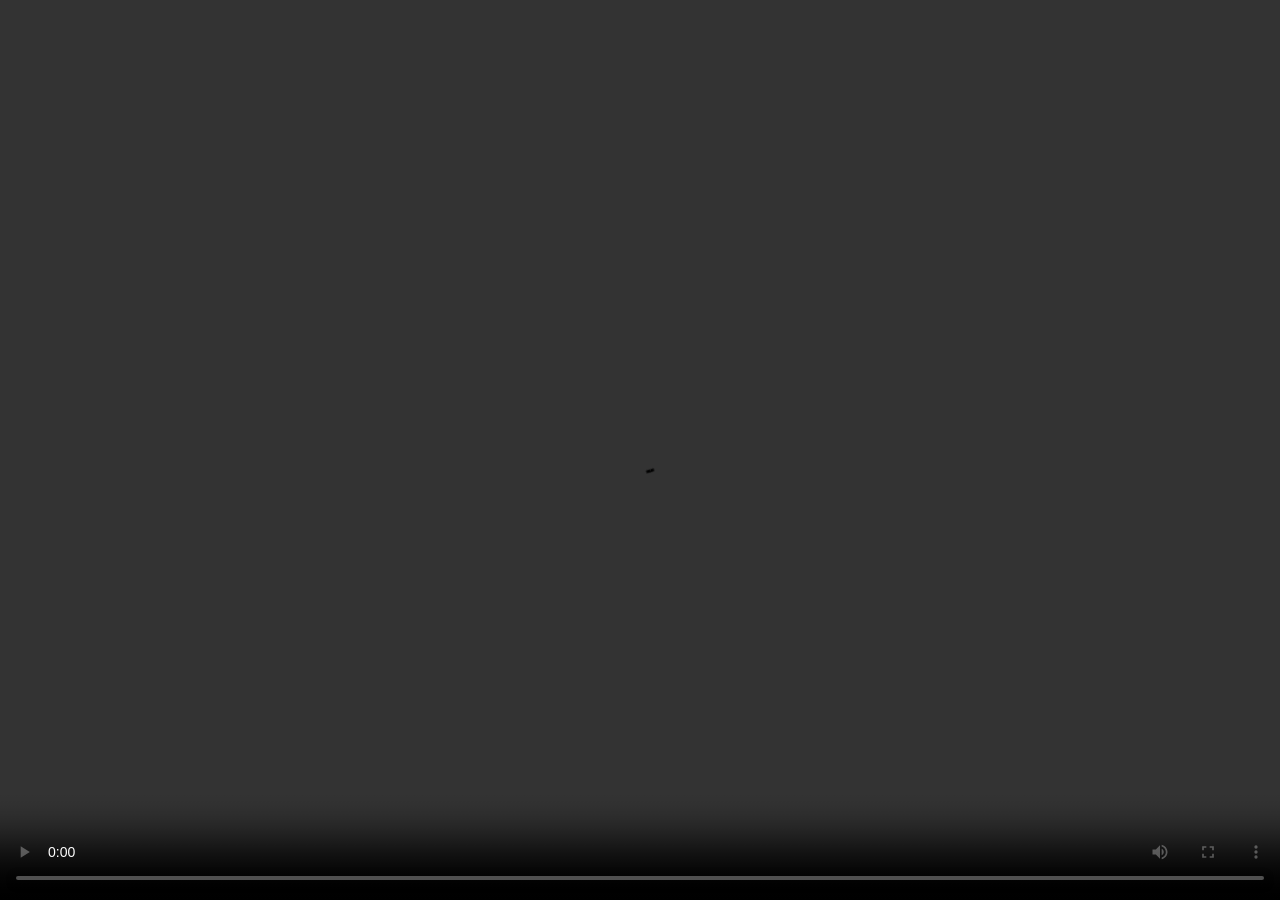
<file: welcome_menu.html>
<!DOCTYPE html>
<html lang="en">
<head>
    <meta charset="UTF-8">
    <meta name="viewport" content="width=device-width, initial-scale=1.0">
    <title>Video and Menu</title>
    <style>
        body {
            margin: 0;
            overflow: hidden;
        }
        video {
            width: 100vw;
            height: 100vh;
            object-fit: cover;
        }
    </style>
</head>
<body>
    <video id="video" controls autoplay>
        <source src="https://yourusername.github.io/cafe-menu/Believe-2.mp4" type="video/mp4">
        Your browser does not support the video tag.
    </video>
    <script>
        document.getElementById('video').addEventListener('ended', function() {
            window.location.href = 'https://yourusername.github.io/cafe-menu/menu.pdf';
        });
    </script>
</body>
</html>
</file>
